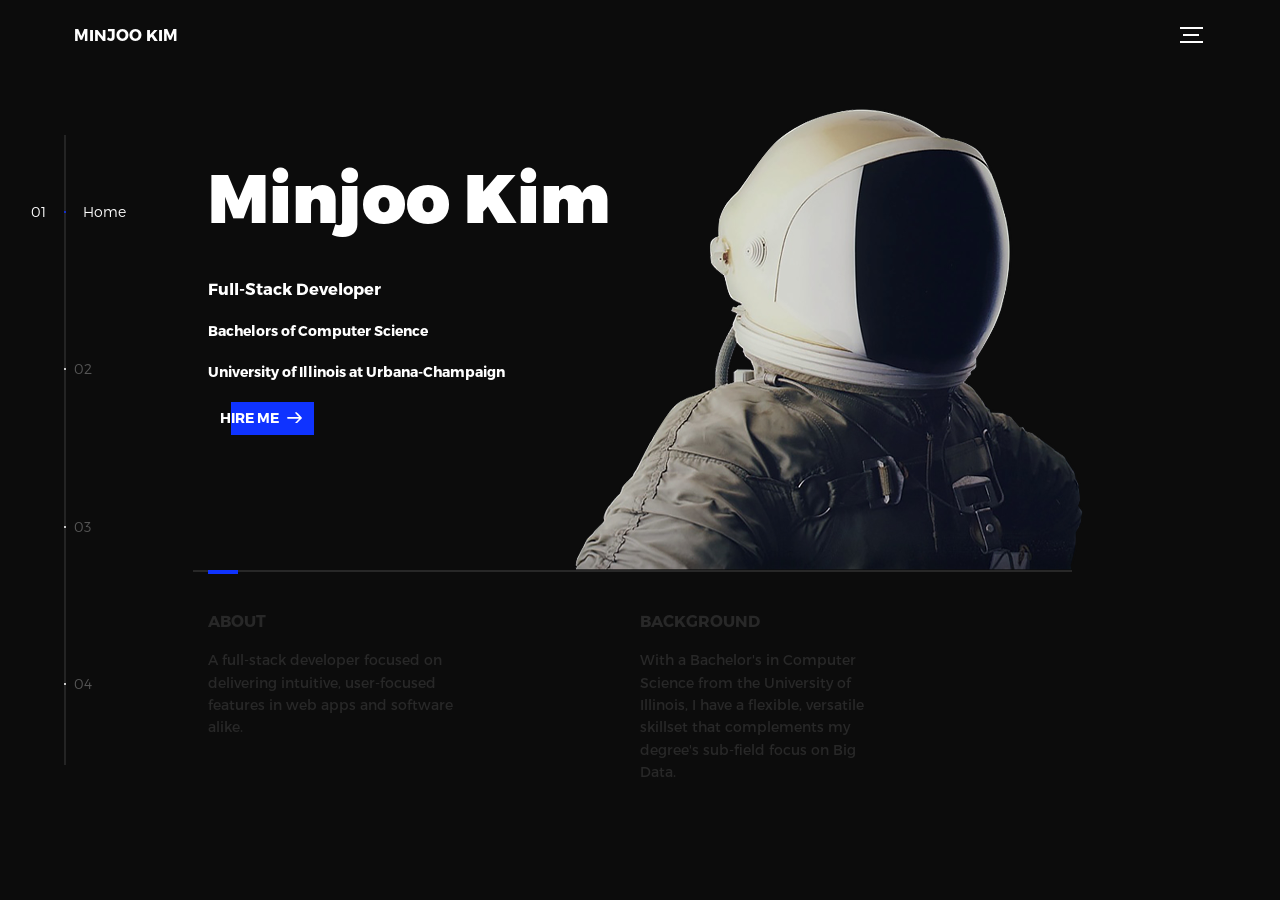
<file: index.html>
<!DOCTYPE html>
<html lang="en">

<head>
    <title>Global</title>
    <meta charset="utf-8">
    <meta name="viewport" content="width=device-width, initial-scale=1">
    <meta http-equiv="X-UA-Compatible" content="IE=edge">
    <meta name="description" content="HTML5 website template">
    <meta name="keywords" content="global, template, html, sass, jquery">
    <meta name="author" content="Minjoo Kim">
    <link rel="stylesheet" href="assets/css/main.css">
</head>

<body>

    <!-- notification for small viewports and landscape oriented smartphones -->
    <div class="device-notification">
        <a class="device-notification--logo" href="#0">
            <p>Minjoo Kim</p>
        </a>
        <p class="device-notification--message">Your device to be set to portrait, or have a larger screen to view this
            site!</p>
    </div>

    <div class="perspective effect-rotate-left">
        <div class="container">
            <div class="outer-nav--return"></div>
            <div id="viewport" class="l-viewport">
                <div class="l-wrapper">
                    <header class="header">
                        <a class="header--logo" href="#0">
                            <!-- <img src="assets/img/logo.png" alt="Global"> -->
                            <p>Minjoo Kim</p>
                        </a>
                        <!-- <button class="header--cta cta">Hire Us</button> -->
                        <div class="header--nav-toggle">
                            <span></span>
                        </div>
                    </header>

                    <nav class="l-side-nav">
                        <ul class="side-nav">
                            <li class="is-active"><span>Home</span></li>
                            <li><span>Projects</span></li>
                            <li><span>Resume</span></li>
                            <li><span>Contact</span></li>
                        </ul>
                    </nav>

                    <ul class="l-main-content main-content">
                        <li class="l-section section section--is-active">
                            <div class="intro">
                                <div class="intro--banner">
                                    <h1>Minjoo Kim</h1>
                                    <h3>Full-Stack Developer</h3>
                                    <h4>Bachelors of Computer Science</h4>
                                    <h4>University of Illinois at Urbana-Champaign</h4>
                                    <button class="cta">Hire Me
                                        <svg version="1.1" id="Layer_1" xmlns="http://www.w3.org/2000/svg"
                                            xmlns:xlink="http://www.w3.org/1999/xlink" x="0px" y="0px"
                                            viewBox="0 0 150 118" style="enable-background:new 0 0 150 118;"
                                            xml:space="preserve">
                                            <g transform="translate(0.000000,118.000000) scale(0.100000,-0.100000)">
                                                <path
                                                    d="M870,1167c-34-17-55-57-46-90c3-15,81-100,194-211l187-185l-565-1c-431,0-571-3-590-13c-55-28-64-94-18-137c21-20,33-20,597-20h575l-192-193C800,103,794,94,849,39c20-20,39-29,61-29c28,0,63,30,298,262c147,144,272,271,279,282c30,51,23,60-219,304C947,1180,926,1196,870,1167z" />
                                            </g>
                                        </svg>
                                        <span class="btn-background"></span>
                                    </button>
                                    <img src="assets/img/introduction-visual.png" alt="Welcome">
                                </div>
                                <div class="intro--options">
                                    <a href="#0">
                                        <h3>About</h3>
                                        <p>A full-stack developer focused on delivering intuitive, user-focused features
                                            in web apps and software alike.</p>
                                    </a>
                                    <a href="#0">
                                        <h3>Background</h3>
                                        <p>With a Bachelor's in Computer Science from the University of Illinois,
                                            I have a flexible, versatile skillset that complements my degree's sub-field
                                            focus on Big Data.</p>
                                    </a>
                                    <a href="#0"></a>
                                </div>
                            </div>
                        </li>

                        <li class="l-section section">
                            <div class="work">
                                <h2>Projects</h2>
                                <div class="work--lockup">
                                    <ul class="slider">
                                        <li class="slider--item slider--item-left">
                                            <a href="#0">
                                                <div class="slider--item-image">
                                                    <img src="assets/img/work-victory.jpg" alt="Victory">
                                                </div>
                                                <p class="slider--item-title">Victory</p>
                                                <p class="slider--item-description">Lorem ipsum dolor sit amet,
                                                    consectetur adipisicing elit sed do.</p>
                                            </a>
                                        </li>
                                        <li class="slider--item slider--item-center">
                                            <a href="#0">
                                                <div class="slider--item-image">
                                                    <img src="assets/img/work-metiew-smith.jpg" alt="Metiew and Smith">
                                                </div>
                                                <p class="slider--item-title">Metiew &amp; Smith</p>
                                                <p class="slider--item-description">Lorem ipsum dolor sit amet,
                                                    consectetur adipisicing elit sed do.</p>
                                            </a>
                                        </li>
                                        <li class="slider--item slider--item-right">
                                            <a href="#0">
                                                <div class="slider--item-image">
                                                    <img src="assets/img/work-alex-nowak.jpg" alt="Alex Nowak">
                                                </div>
                                                <p class="slider--item-title">Alex Nowak</p>
                                                <p class="slider--item-description">Lorem ipsum dolor sit amet,
                                                    consectetur adipisicing elit sed do.</p>
                                            </a>
                                        </li>
                                    </ul>
                                    <div class="slider--prev">
                                        <svg version="1.1" id="Layer_1" xmlns="http://www.w3.org/2000/svg"
                                            xmlns:xlink="http://www.w3.org/1999/xlink" x="0px" y="0px"
                                            viewBox="0 0 150 118" style="enable-background:new 0 0 150 118;"
                                            xml:space="preserve">
                                            <g transform="translate(0.000000,118.000000) scale(0.100000,-0.100000)">
                                                <path d="M561,1169C525,1155,10,640,3,612c-3-13,1-36,8-52c8-15,134-145,281-289C527,41,562,10,590,10c22,0,41,9,61,29
                    c55,55,49,64-163,278L296,510h575c564,0,576,0,597,20c46,43,37,109-18,137c-19,10-159,13-590,13l-565,1l182,180
                    c101,99,187,188,193,199c16,30,12,57-12,84C631,1174,595,1183,561,1169z" />
                                            </g>
                                        </svg>
                                    </div>
                                    <div class="slider--next">
                                        <svg version="1.1" id="Layer_1" xmlns="http://www.w3.org/2000/svg"
                                            xmlns:xlink="http://www.w3.org/1999/xlink" x="0px" y="0px"
                                            viewBox="0 0 150 118" style="enable-background:new 0 0 150 118;"
                                            xml:space="preserve">
                                            <g transform="translate(0.000000,118.000000) scale(0.100000,-0.100000)">
                                                <path
                                                    d="M870,1167c-34-17-55-57-46-90c3-15,81-100,194-211l187-185l-565-1c-431,0-571-3-590-13c-55-28-64-94-18-137c21-20,33-20,597-20h575l-192-193C800,103,794,94,849,39c20-20,39-29,61-29c28,0,63,30,298,262c147,144,272,271,279,282c30,51,23,60-219,304C947,1180,926,1196,870,1167z" />
                                            </g>
                                        </svg>
                                    </div>
                                </div>
                            </div>
                        </li>

                        <li class="l-section section">
                            <div class="about">
                                <div class="about--banner">
                                    <h2>My Experience</h2>
                                    <a href="#0">View
                                        <span>
                                            <svg version="1.1" id="Layer_1" xmlns="http://www.w3.org/2000/svg"
                                                xmlns:xlink="http://www.w3.org/1999/xlink" x="0px" y="0px"
                                                viewBox="0 0 150 118" style="enable-background:new 0 0 150 118;"
                                                xml:space="preserve">
                                                <g transform="translate(0.000000,118.000000) scale(0.100000,-0.100000)">
                                                    <path
                                                        d="M870,1167c-34-17-55-57-46-90c3-15,81-100,194-211l187-185l-565-1c-431,0-571-3-590-13c-55-28-64-94-18-137c21-20,33-20,597-20h575l-192-193C800,103,794,94,849,39c20-20,39-29,61-29c28,0,63,30,298,262c147,144,272,271,279,282c30,51,23,60-219,304C947,1180,926,1196,870,1167z" />
                                                </g>
                                            </svg>
                                        </span>
                                    </a>
                                    <img src="assets/img/about-visual.png" alt="About Us">
                                </div>
                                <div class="about--options">
                                    <a href="#0">
                                        <h3>Programming</h3>
                                    </a>
                                    <a href="#0">
                                        <h3>University</h3>
                                    </a>
                                    <a href="#0">
                                        <h3>Skills</h3>
                                    </a>
                                </div>
                            </div>
                        </li>

                        <li class="l-section section">
                            <div class="contact">
                                <div class="contact--lockup">
                                    <div class="modal">
                                        <div class="modal--information">
                                            <p>Atlanta, Georgia</p>
                                            <a href="mailto:mkim16384@gmail.com">mkim16384@gmail.com</a>
                                            <a href="tel:+14703730664">+1 470 373 0664</a>
                                        </div>
                                        <ul class="modal--options">
                                            <li><a href="">LinkedIn</a></li>
                                            <li><a href="#0">GitHub</a></li>
                                        </ul>
                                    </div>
                                </div>
                            </div>
                        </li>
                    </ul>
                </div>
            </div>
        </div>
        <ul class="outer-nav">
            <li class="is-active">Home</li>
            <li>Projects</li>
            <li>Resume</li>
            <li>Contact</li>
        </ul>
    </div>

    <script src="https://ajax.googleapis.com/ajax/libs/jquery/2.2.4/jquery.min.js"></script>
    <script>window.jQuery || document.write('<script src="assets/js/vendor/jquery-2.2.4.min.js"><\/script>')</script>
    <script src="assets/js/functions-min.js"></script>
</body>

</html>
</file>
<file: assets/css/main.css>
@font-face{font-family:'Montserrat';src:url("fonts/Montserrat-Black.eot");src:local("☺"),url("fonts/Montserrat-Black.woff") format("woff"),url("fonts/Montserrat-Black.ttf") format("truetype"),url("fonts/Montserrat-Black.svg") format("svg");font-weight:900;font-style:normal}@font-face{font-family:'Montserrat';src:url("fonts/Montserrat-Bold.eot");src:local("☺"),url("fonts/Montserrat-Bold.woff") format("woff"),url("fonts/Montserrat-Bold.ttf") format("truetype"),url("fonts/Montserrat-Bold.svg") format("svg");font-weight:700;font-style:normal}@font-face{font-family:'Montserrat';src:url("fonts/Montserrat-Regular.eot");src:local("☺"),url("fonts/Montserrat-Regular.woff") format("woff"),url("fonts/Montserrat-Regular.ttf") format("truetype"),url("fonts/Montserrat-Regular.svg") format("svg");font-weight:400;font-style:normal}@font-face{font-family:'Montserrat';src:url("fonts/Montserrat-Light.eot");src:local("☺"),url("fonts/Montserrat-Light.woff") format("woff"),url("fonts/Montserrat-Light.ttf") format("truetype"),url("fonts/Montserrat-Light.svg") format("svg");font-weight:300;font-style:normal}/*! normalize.css v3.0.2 | MIT License | git.io/normalize */html{font-family:sans-serif;-ms-text-size-adjust:100%;-webkit-text-size-adjust:100%}body{margin:0}article,aside,details,figcaption,figure,footer,header,hgroup,main,menu,nav,section,summary{display:block}audio,canvas,progress,video{display:inline-block;vertical-align:baseline}audio:not([controls]){display:none;height:0}[hidden],template{display:none}a{background-color:transparent}a:active,a:hover{outline:0}abbr[title]{border-bottom:1px dotted}b,strong{font-weight:bold}dfn{font-style:italic}h1{font-size:2em;margin:0.67em 0}mark{background:#ff0;color:#000}small{font-size:80%}sub,sup{font-size:75%;line-height:0;position:relative;vertical-align:baseline}sup{top:-0.5em}sub{bottom:-0.25em}img{border:0}svg:not(:root){overflow:hidden}figure{margin:1em 40px}hr{box-sizing:content-box;height:0}pre{overflow:auto}code,kbd,pre,samp{font-family:monospace, monospace;font-size:1em}button,input,optgroup,select,textarea{color:inherit;font:inherit;margin:0}button{overflow:visible}button,select{text-transform:none}button,html input[type="button"],input[type="reset"],input[type="submit"]{-webkit-appearance:button;cursor:pointer}button[disabled],html input[disabled]{cursor:default}button::-moz-focus-inner,input::-moz-focus-inner{border:0;padding:0}input{line-height:normal}input[type="checkbox"],input[type="radio"]{box-sizing:border-box;padding:0}input[type="number"]::-webkit-inner-spin-button,input[type="number"]::-webkit-outer-spin-button{height:auto}input[type="search"]{-webkit-appearance:textfield;box-sizing:content-box}input[type="search"]::-webkit-search-cancel-button,input[type="search"]::-webkit-search-decoration{-webkit-appearance:none}fieldset{border:1px solid #c0c0c0;margin:0 2px;padding:0.35em 0.625em 0.75em}legend{border:0;padding:0}textarea{overflow:auto}optgroup{font-weight:bold}table{border-collapse:collapse;border-spacing:0}td,th{padding:0}::-moz-selection{background:#FFF498}::selection{background:#FFF498}::-moz-selection{background:#FFF498}img::-moz-selection{background:transparent}img::selection{background:transparent}img::-moz-selection{background:transparent}body{-webkit-tap-highlight-color:#FFF498}body{background-color:#0c0c0c;font-size:14px;line-height:1.6;font-family:"Montserrat",sans-serif;color:#fff;-webkit-font-smoothing:antialiased;-webkit-text-size-adjust:100%}.l-viewport{position:relative;width:100%;height:100vh;box-shadow:0 0 45px 5px rgba(0,0,0,0.85);overflow:hidden}.l-wrapper{position:relative;width:1440px;max-width:90%;height:100%;margin:0 auto}.l-side-nav{position:absolute;left:0;display:-webkit-box;display:-webkit-flex;display:-ms-flexbox;display:flex;height:100%;-webkit-box-align:center;-webkit-align-items:center;-ms-flex-align:center;align-items:center}.l-side-nav::before{content:"";position:absolute;top:50%;left:0;-webkit-transform:translateY(-50%);transform:translateY(-50%);width:2px;height:70%;max-height:750px;background-color:#555;opacity:.35;z-index:10}@media (max-width: 1180px){.l-side-nav{display:none}}.l-main-content{position:relative;width:100%;height:100%;margin:0;padding:0;list-style:none}.l-section{position:absolute;width:100%;height:100%}.device-notification{display:none;position:fixed;top:0;left:0;width:100%;height:100%;-webkit-box-orient:vertical;-webkit-box-direction:normal;-webkit-flex-direction:column;-ms-flex-direction:column;flex-direction:column;-webkit-box-align:center;-webkit-align-items:center;-ms-flex-align:center;-ms-grid-row-align:center;align-items:center;-webkit-box-pack:center;-webkit-justify-content:center;-ms-flex-pack:center;justify-content:center;background-color:#0c0c0c;z-index:12}.device-notification--logo{display:-webkit-box;display:-webkit-flex;display:-ms-flexbox;display:flex;-webkit-box-align:center;-webkit-align-items:center;-ms-flex-align:center;align-items:center;text-decoration:none;color:#fff}.device-notification--logo p{margin:0 0 0 10px;font-size:16px;font-weight:700;text-transform:uppercase}.device-notification--message{width:70%;margin:30px 0 0 0;font-weight:700;text-align:center}@media (max-width: 767px) and (min-width: 601px) and (max-height: 680px){.device-notification{display:-webkit-box;display:-webkit-flex;display:-ms-flexbox;display:flex}}@media (max-width: 600px) and (min-width: 480px) and (max-height: 580px){.device-notification{display:-webkit-box;display:-webkit-flex;display:-ms-flexbox;display:flex}}@media (max-width: 736px) and (min-width: 360px) and (orientation: landscape){.device-notification{display:-webkit-box;display:-webkit-flex;display:-ms-flexbox;display:flex}}@media(max-width: 359px){.device-notification{display:-webkit-box;display:-webkit-flex;display:-ms-flexbox;display:flex}}.section{opacity:0;visibility:hidden;-webkit-transition:opacity .4s ease-in-out,visibility 0s .4s;transition:opacity .4s ease-in-out,visibility 0s .4s}.section--is-active{opacity:1;visibility:visible;z-index:1;-webkit-transition:opacity .4s ease-in-out .4s;transition:opacity .4s ease-in-out .4s}.section--next{-webkit-transform:translateY(-45px);transform:translateY(-45px);-webkit-transition:-webkit-transform .4s ease-in-out;transition:-webkit-transform .4s ease-in-out;transition:transform .4s ease-in-out;transition:transform .4s ease-in-out, -webkit-transform .4s ease-in-out}.section--prev{-webkit-transform:translateY(45px);transform:translateY(45px);-webkit-transition:-webkit-transform .4s ease-in-out;transition:-webkit-transform .4s ease-in-out;transition:transform .4s ease-in-out;transition:transform .4s ease-in-out, -webkit-transform .4s ease-in-out}.header{position:absolute;top:0;left:0;display:-webkit-box;display:-webkit-flex;display:-ms-flexbox;display:flex;width:100%;height:70px;-webkit-box-align:center;-webkit-align-items:center;-ms-flex-align:center;align-items:center;-webkit-box-pack:justify;-webkit-justify-content:space-between;-ms-flex-pack:justify;justify-content:space-between;z-index:10}.header--logo{display:-webkit-box;display:-webkit-flex;display:-ms-flexbox;display:flex;-webkit-box-align:center;-webkit-align-items:center;-ms-flex-align:center;align-items:center;text-decoration:none;color:#fff}.header--logo p{margin:0 0 0 10px;font-size:16px;font-weight:700;text-transform:uppercase}.header--nav-toggle{display:-webkit-box;display:-webkit-flex;display:-ms-flexbox;display:flex;width:50px;height:50px;-webkit-box-orient:vertical;-webkit-box-direction:normal;-webkit-flex-direction:column;-ms-flex-direction:column;flex-direction:column;-webkit-box-align:center;-webkit-align-items:center;-ms-flex-align:center;align-items:center;-webkit-box-pack:center;-webkit-justify-content:center;-ms-flex-pack:center;justify-content:center;cursor:pointer}.header--nav-toggle span,.header--nav-toggle::before,.header--nav-toggle::after{content:"";position:relative;width:16px;height:2px;background-color:#fff}.header--nav-toggle::before{bottom:5px;width:23px}.header--nav-toggle::after{top:5px;width:23px}.header--cta{position:absolute;top:50%;left:50%;-webkit-transform:translate(-50%, -50%);transform:translate(-50%, -50%);padding:0 20px;line-height:30px;text-decoration:none;color:#fff;font-weight:700;text-transform:uppercase;background-color:#0f33ff;border:none;opacity:0;visibility:hidden;-webkit-transition:opacity .4s ease-in-out,visibility 0s .4s;transition:opacity .4s ease-in-out,visibility 0s .4s}.header--cta:focus{outline:none}.header--cta.is-active{opacity:1;visibility:visible;-webkit-transition:opacity .4s ease-in-out .4s;transition:opacity .4s ease-in-out .4s}@media (max-width: 767px){.header--cta{display:none}}.side-nav{position:relative;display:-webkit-box;display:-webkit-flex;display:-ms-flexbox;display:flex;width:100px;height:70%;max-height:750px;-webkit-box-orient:vertical;-webkit-box-direction:normal;-webkit-flex-direction:column;-ms-flex-direction:column;flex-direction:column;-webkit-justify-content:space-around;-ms-flex-pack:distribute;justify-content:space-around;margin:0;padding:0;list-style-position:inside;z-index:10}.side-nav>li{position:relative;top:-5px;color:#fff;font-size:6px;cursor:pointer}.side-nav>li span{position:relative;top:3px;left:10px;color:#fff;font-size:14px;font-weight:300;opacity:0;visibility:hidden}.side-nav>li::before{position:absolute;top:3px;left:10px;color:#555;font-size:14px;font-weight:300}.side-nav li:nth-child(1)::before{content:"01"}.side-nav li:nth-child(2)::before{content:"02"}.side-nav li:nth-child(3)::before{content:"03"}.side-nav li:nth-child(4)::before{content:"04"}.side-nav li:nth-child(5)::before{content:"05"}.side-nav li.is-active{color:#0f33ff;-webkit-transition:color .4s ease-in-out;transition:color .4s ease-in-out}.side-nav li.is-active span{opacity:1;visibility:visible;-webkit-transition:opacity .4s ease-in-out;transition:opacity .4s ease-in-out}.side-nav li.is-active::before{left:-33px;color:#fff}.intro{position:relative;display:-webkit-box;display:-webkit-flex;display:-ms-flexbox;display:flex;width:900px;max-width:75%;height:100%;-webkit-box-orient:vertical;-webkit-box-direction:normal;-webkit-flex-direction:column;-ms-flex-direction:column;flex-direction:column;-webkit-box-pack:center;-webkit-justify-content:center;-ms-flex-pack:center;justify-content:center;margin:0 auto}@media (max-width: 1180px){.intro{max-width:100%}}.intro--banner{position:relative;height:475px}.intro--banner::before{content:"";position:absolute;bottom:20px;left:-15px;right:0;height:2px;background-color:#282828}.intro--banner::after{content:"";position:absolute;bottom:18px;left:0;width:30px;height:4px;background-color:#0f33ff}.intro--banner h1{position:relative;font-size:68px;font-weight:900;line-height:1;z-index:1}.intro--banner button{position:relative;padding:5px 17px 5px 12px;font-weight:700;text-transform:uppercase;background-color:transparent;border:none}.intro--banner button .btn-background{position:absolute;top:0;left:23px;right:0;height:100%;background-color:#0f33ff;z-index:-1;-webkit-transition:left .2s ease-in-out;transition:left .2s ease-in-out}.intro--banner button:hover .btn-background{left:0}.intro--banner button:focus{outline:none}.intro--banner button svg{position:relative;left:5px;width:15px;fill:#fff}.intro--banner img{position:absolute;bottom:21px;right:-12px}.intro--options{display:-webkit-box;display:-webkit-flex;display:-ms-flexbox;display:flex;-webkit-box-pack:justify;-webkit-justify-content:space-between;-ms-flex-pack:justify;justify-content:space-between;margin:0;padding:0;list-style:none}.intro--options>a{max-width:250px;text-decoration:none;color:#282828;-webkit-transition:color .2s ease-in-out;transition:color .2s ease-in-out}.intro--options>a:hover{color:#fff}.intro--options h3{font-size:16px;text-transform:uppercase}.intro--options p{margin-bottom:0}@media (max-width: 900px){.intro--banner{height:380px}.intro--banner h1{font-size:55px}.intro--banner img{width:430px}.intro--options>a{margin-right:30px}.intro--options>a:last-child{margin-right:0}}@media (max-width: 767px){.intro--banner{height:305px}.intro--banner h1{font-size:44px}.intro--banner img{width:330px}.intro--options{display:block}.intro--options>a{display:block;max-width:100%;margin:0 0 30px 0}.intro--options>a:last-child{margin-bottom:0}}@media (max-width: 600px){.intro--banner{height:360px}.intro--banner h1{font-size:55px}.intro--banner img{display:none}}@media (max-width: 600px) and (max-height: 750px){.intro--banner{height:auto}.intro--banner::before,.intro--banner::after{display:none}.intro--banner h1{margin-top:0}.intro--options{display:none}}.work{position:relative;display:-webkit-box;display:-webkit-flex;display:-ms-flexbox;display:flex;width:960px;max-width:80%;height:100%;-webkit-box-orient:vertical;-webkit-box-direction:normal;-webkit-flex-direction:column;-ms-flex-direction:column;flex-direction:column;-webkit-box-pack:center;-webkit-justify-content:center;-ms-flex-pack:center;justify-content:center;margin:0 auto}@media (max-width: 1180px){.work{max-width:100%}}.work h2{margin:0 0 20px 0;font-size:30px;text-align:center}.work--lockup{position:relative}.work--lockup .slider{position:relative;display:-webkit-box;display:-webkit-flex;display:-ms-flexbox;display:flex;width:80%;margin:0 auto;padding:0;list-style:none}.work--lockup .slider--item{position:absolute;display:none;text-align:center}.work--lockup .slider--item a{text-decoration:none;color:#858585}.work--lockup .slider--item-title{margin-top:10px;font-size:12px;font-weight:700;text-transform:uppercase}.work--lockup .slider--item-description{display:none;max-width:250px;margin:0 auto}.work--lockup .slider--item-image{width:150px;height:150px;margin:0 auto;border-radius:50%;overflow:hidden}.work--lockup .slider--item-image img{width:100%}.work--lockup .slider--item-left{top:50%;left:0;-webkit-transform:translateY(-50%);transform:translateY(-50%);display:block}.work--lockup .slider--item-right{top:50%;right:0;-webkit-transform:translateY(-50%);transform:translateY(-50%);display:block}.work--lockup .slider--item-center{position:relative;top:30px;left:50%;-webkit-transform:translateX(-50%);transform:translateX(-50%);display:block}.work--lockup .slider--item-center a{color:#fff}.work--lockup .slider--item-center .slider--item-title{margin-top:25px;font-size:16px}.work--lockup .slider--item-center .slider--item-description{display:block}.work--lockup .slider--item-center .slider--item-image{width:300px;height:300px}.work--lockup .slider--next,.work--lockup .slider--prev{position:absolute;top:160px;display:-webkit-box;display:-webkit-flex;display:-ms-flexbox;display:flex;width:50px;height:50px;-webkit-box-align:center;-webkit-align-items:center;-ms-flex-align:center;align-items:center;-webkit-box-pack:center;-webkit-justify-content:center;-ms-flex-pack:center;justify-content:center;background-color:#282828;border-radius:50%;cursor:pointer}.work--lockup .slider--next svg,.work--lockup .slider--prev svg{width:20px;fill:#fff}.work--lockup .slider--next{right:0}.work--lockup .slider--prev{left:0}@media (max-width: 900px){.work--lockup .slider--item-image{width:120px;height:120px}.work--lockup .slider--item-center .slider--item-image{width:240px;height:240px}.work--lockup .slider--next,.work--lockup .slider--prev{top:130px}}@media (max-width: 767px){.work--lockup .slider{width:75%}.work--lockup .slider--item-image{width:90px;height:90px}.work--lockup .slider--item-center .slider--item-image{width:190px;height:190px}.work--lockup .slider--next,.work--lockup .slider--prev{top:105px}}@media (max-width: 600px){.work--lockup .slider{width:auto}.work--lockup .slider--item-left,.work--lockup .slider--item-right{display:none}}.about{position:relative;display:-webkit-box;display:-webkit-flex;display:-ms-flexbox;display:flex;width:900px;max-width:75%;height:100%;-webkit-box-orient:vertical;-webkit-box-direction:normal;-webkit-flex-direction:column;-ms-flex-direction:column;flex-direction:column;-webkit-box-pack:center;-webkit-justify-content:center;-ms-flex-pack:center;justify-content:center;margin:0 auto}@media (max-width: 1180px){.about{max-width:100%}}.about--banner{position:relative;height:475px}.about--banner::before{content:"";position:absolute;top:20px;left:200px;-webkit-transform:rotate(-25deg);transform:rotate(-25deg);border:5px solid #0f33ff;border-right-color:transparent;border-bottom-color:transparent}.about--banner::after{content:"";position:absolute;top:75px;left:400px;-webkit-transform:rotate(45deg);transform:rotate(45deg);width:10px;height:10px;background-color:#0f33ff}.about--banner h2{position:relative;margin-top:35px;font-size:68px;font-weight:900;line-height:1;z-index:1}.about--banner h2::before{content:"";position:absolute;top:60px;left:268px;width:30px;height:30px;background-color:#0f33ff;border-radius:50%}.about--banner h2::after{content:"";position:absolute;top:255px;left:255px;width:10px;height:10px;background-color:#0f33ff}.about--banner a{padding:5px 17px 5px 0;text-decoration:none;color:#fff;font-weight:700;text-transform:uppercase;background-color:transparent}.about--banner a:hover svg{left:10px}.about--banner a svg{position:relative;left:5px;width:15px;fill:#fff;-webkit-transition:left .2s ease-in-out;transition:left .2s ease-in-out}.about--banner img{position:absolute;bottom:-90px;right:-12px}.about--options{display:-webkit-box;display:-webkit-flex;display:-ms-flexbox;display:flex;max-width:600px;-webkit-box-pack:justify;-webkit-justify-content:space-between;-ms-flex-pack:justify;justify-content:space-between;margin:0;padding:0;list-style:none}.about--options>a{position:relative;width:150px;height:75px;text-decoration:none;color:#fff;border:10px solid #0f33ff;background-position:center;background-size:cover;background-repeat:no-repeat}.about--options>a:nth-child(1){background-image:url("../img/about-winners.jpg")}.about--options>a:nth-child(2){background-image:url("../img/about-philosophy.jpg")}.about--options>a:nth-child(3){background-image:url("../img/about-history.jpg")}.about--options>a:hover h3{bottom:-50px}.about--options h3{position:absolute;bottom:-38px;left:10px;font-size:16px;text-transform:uppercase;-webkit-transition:bottom .2s ease-in-out,left .2s ease-in-out;transition:bottom .2s ease-in-out,left .2s ease-in-out}@media (max-width: 767px){.about--banner{height:305px}.about--banner::before{top:0;left:125px}.about--banner::after{top:35px;left:260px}.about--banner h2{margin-top:10px;font-size:44px}.about--banner h2::before{top:28px;left:168px}.about--banner h2::after{top:163px;left:163px}.about--banner img{width:315px}}@media (max-width: 600px){.about--banner{height:auto}.about--banner::before{left:155px}.about--banner::after{left:310px}.about--banner h2{margin-top:0;font-size:55px}.about--banner h2::before{top:43px;left:214px}.about--banner h2::after{top:205px;left:205px}.about--banner img{display:none}.about--options{display:none}}.contact{position:fixed;top:0;left:0;width:100%;height:100%;background-image:url("../img/contact-visual.png");background-position:center;background-size:cover;background-repeat:no-repeat}.contact--lockup{position:relative;display:-webkit-box;display:-webkit-flex;display:-ms-flexbox;display:flex;width:900px;max-width:75%;height:100%;-webkit-box-align:center;-webkit-align-items:center;-ms-flex-align:center;align-items:center;-webkit-box-pack:end;-webkit-justify-content:flex-end;-ms-flex-pack:end;justify-content:flex-end;margin:0 auto}@media (max-width: 1180px){.contact--lockup{max-width:90%}}@media (max-width: 767px){.contact--lockup{-webkit-box-pack:center;-webkit-justify-content:center;-ms-flex-pack:center;justify-content:center}}.contact--lockup .modal{padding:45px 45px;text-align:center;background-color:#0c0c0c;box-shadow:0 0 30px 0 rgba(0,0,0,0.75)}.contact--lockup .modal--information p,.contact--lockup .modal--information a{display:block;margin:14px 0;text-decoration:none;color:#fff;font-weight:700}.contact--lockup .modal--information p{margin-top:0}.contact--lockup .modal--options{margin:0;padding:0;list-style:none}.contact--lockup .modal--options>li{width:130px;margin:0 auto 25px auto}.contact--lockup .modal--options li:nth-child(1){background-color:#1769ff}.contact--lockup .modal--options li:nth-child(2){background-color:#ea4c89}.contact--lockup .modal--options li:nth-child(3){margin-bottom:0;background-color:#0f33ff;text-transform:uppercase}.contact--lockup .modal--options a{display:block;width:100%;padding:8px 0;text-decoration:none;color:#fff;font-weight:700}.hire{position:relative;display:-webkit-box;display:-webkit-flex;display:-ms-flexbox;display:flex;width:700px;max-width:75%;height:100%;-webkit-box-orient:vertical;-webkit-box-direction:normal;-webkit-flex-direction:column;-ms-flex-direction:column;flex-direction:column;-webkit-box-pack:center;-webkit-justify-content:center;-ms-flex-pack:center;justify-content:center;margin:0 auto}@media (max-width: 1180px){.hire{max-width:100%}}.hire h2{margin:0 0 20px 0;font-size:30px;text-align:center}.work-request{display:-webkit-box;display:-webkit-flex;display:-ms-flexbox;display:flex;width:100%;-webkit-box-orient:vertical;-webkit-box-direction:normal;-webkit-flex-direction:column;-ms-flex-direction:column;flex-direction:column;-webkit-box-align:center;-webkit-align-items:center;-ms-flex-align:center;align-items:center;color:#fff}.work-request input[type="submit"]{width:400px;max-width:100%;line-height:50px;font-size:16px;font-weight:700;text-transform:uppercase;background-color:#0f33ff;border:none;border-radius:0}.work-request input[type="submit"]:focus{outline:none}.work-request--options{display:-webkit-box;display:-webkit-flex;display:-ms-flexbox;display:flex;width:100%;-webkit-box-orient:vertical;-webkit-box-direction:normal;-webkit-flex-direction:column;-ms-flex-direction:column;flex-direction:column;-webkit-box-align:center;-webkit-align-items:center;-ms-flex-align:center;align-items:center;margin:30px 0}.work-request--options .options-a{display:-webkit-box;display:-webkit-flex;display:-ms-flexbox;display:flex;width:100%;-webkit-box-pack:justify;-webkit-justify-content:space-between;-ms-flex-pack:justify;justify-content:space-between}.work-request--options .options-b{display:-webkit-box;display:-webkit-flex;display:-ms-flexbox;display:flex;width:72%;-webkit-flex-wrap:wrap;-ms-flex-wrap:wrap;flex-wrap:wrap;-webkit-justify-content:space-around;-ms-flex-pack:distribute;justify-content:space-around}.work-request--options label{display:block;width:200px;margin-bottom:30px;line-height:50px;font-size:16px;font-weight:700;text-align:center;border:2px solid #fff;cursor:pointer;-webkit-transition:background-color .2s ease-in-out,border-color .2s ease-in-out;transition:background-color .2s ease-in-out,border-color .2s ease-in-out}.work-request--options label svg{position:relative;left:-5px;width:0;fill:#fff;-webkit-transition:width .2s ease-in-out;transition:width .2s ease-in-out}.work-request--options input[type="checkbox"]{display:none}.work-request--options input[type="checkbox"]:checked+label{background-color:#0f33ff;border-color:#0f33ff}.work-request--options input[type="checkbox"]:checked+label svg{width:15px}.work-request--information{display:-webkit-box;display:-webkit-flex;display:-ms-flexbox;display:flex;width:100%;-webkit-box-pack:justify;-webkit-justify-content:space-between;-ms-flex-pack:justify;justify-content:space-between;margin-bottom:60px}.work-request--information .information-name,.work-request--information .information-email{position:relative;width:45%;height:50px;font-size:30px;font-weight:300}.work-request--information input[type="text"],.work-request--information input[type="email"]{width:100%;padding:0 0 5px 0;background-color:transparent;border:none;border-bottom:1px solid #fff;border-radius:0}.work-request--information input[type="text"]:focus,.work-request--information input[type="email"]:focus{outline:none;background-color:#0c0c0c}.work-request--information label{position:absolute;top:0;left:0;pointer-events:none;-webkit-transition:top .2s ease-in-out,font-size .2s ease-in-out;transition:top .2s ease-in-out,font-size .2s ease-in-out}.work-request--information input:focus+label,.work-request--information input.has-value+label{top:-15px;font-size:14px}@media (max-width: 767px){.work-request--options{-webkit-box-orient:horizontal;-webkit-box-direction:normal;-webkit-flex-direction:row;-ms-flex-direction:row;flex-direction:row;-webkit-justify-content:space-around;-ms-flex-pack:distribute;justify-content:space-around}.work-request--options .options-a,.work-request--options .options-b{display:block;width:auto}}@media (max-width: 600px){.work-request--options{margin:20px 0}}@media (max-width: 600px) and (max-width: 415px){.work-request--options{-webkit-box-pack:justify;-webkit-justify-content:space-between;-ms-flex-pack:justify;justify-content:space-between}}@media (max-width: 600px){.work-request--options label{width:150px;margin-bottom:15px;font-size:14px}.work-request--options input[type="checkbox"]:checked+label svg{width:12px}.work-request--information{margin-bottom:30px}.work-request--information .information-name,.work-request--information .information-email{height:40px;font-size:24px}}.perspective{position:relative;width:100%;height:100%;overflow:hidden}.perspective--modalview{position:fixed;-webkit-perspective:1500px;perspective:1500px}.container{position:relative;-webkit-transform:translateZ(0) translateX(0) rotateY(0deg);transform:translateZ(0) translateX(0) rotateY(0deg);min-height:100%;outline:30px solid #0f33ff;-webkit-transition:-webkit-transform .4s;transition:-webkit-transform .4s;transition:transform .4s;transition:transform .4s, -webkit-transform .4s}.modalview .container{position:absolute;width:100%;height:100%;overflow:hidden;-webkit-backface-visibility:hidden;backface-visibility:hidden}.effect-rotate-left .container{-webkit-transform-origin:0% 50%;transform-origin:0% 50%;-webkit-transition:-webkit-transform .4s;transition:-webkit-transform .4s;transition:transform .4s;transition:transform .4s, -webkit-transform .4s}.effect-rotate-left--animate .container{-webkit-transform:translateZ(-1800px) translateX(-50%) rotateY(45deg);transform:translateZ(-1800px) translateX(-50%) rotateY(45deg);outline:30px solid #0f33ff}.outer-nav{position:absolute;top:50%;left:55%;-webkit-transform:translateY(-50%);transform:translateY(-50%);-webkit-transform-style:preserve-3d;transform-style:preserve-3d;margin:0;padding:0;list-style:none;text-align:center;visibility:hidden;-webkit-transition:visibility 0s .2s;transition:visibility 0s .2s}.outer-nav.is-vis{visibility:visible}.outer-nav--return{position:absolute;top:0;left:0;width:100%;height:100%;display:none;cursor:pointer;z-index:11}.outer-nav--return.is-vis{display:block}.outer-nav>li{-webkit-transform-style:preserve-3d;transform-style:preserve-3d;-webkit-transform:translateX(350px) translateZ(-1000px);transform:translateX(350px) translateZ(-1000px);font-size:55px;font-weight:900;opacity:0;cursor:pointer;-webkit-transition:opacity .2s,-webkit-transform .2s;transition:opacity .2s,-webkit-transform .2s;transition:transform .2s,opacity .2s;transition:transform .2s,opacity .2s,-webkit-transform .2s}.outer-nav>li.is-vis{-webkit-transform:translateX(0) translateZ(0);transform:translateX(0) translateZ(0);opacity:1;-webkit-transition:opacity .4s,-webkit-transform .4s;transition:opacity .4s,-webkit-transform .4s;transition:transform .4s,opacity .4s;transition:transform .4s,opacity .4s,-webkit-transform .4s}.outer-nav>li::before{content:"";position:absolute;top:50%;left:50%;-webkit-transform:translate(-50%, -25%);transform:translate(-50%, -25%);width:110%;height:15px;opacity:0;background-color:#0f33ff}.outer-nav>li.is-active::before{opacity:1}@media (max-width: 767px){.outer-nav>li{font-size:44px}}@media (max-width: 600px){.outer-nav>li{font-size:34px}}.outer-nav li.is-vis:nth-child(2){-webkit-transition-delay:.04s;transition-delay:.04s}.outer-nav li.is-vis:nth-child(3){-webkit-transition-delay:.08s;transition-delay:.08s}.outer-nav li.is-vis:nth-child(4){-webkit-transition-delay:.12s;transition-delay:.12s}.outer-nav li.is-vis:nth-child(5){-webkit-transition-delay:.16s;transition-delay:.16s}
</file>
